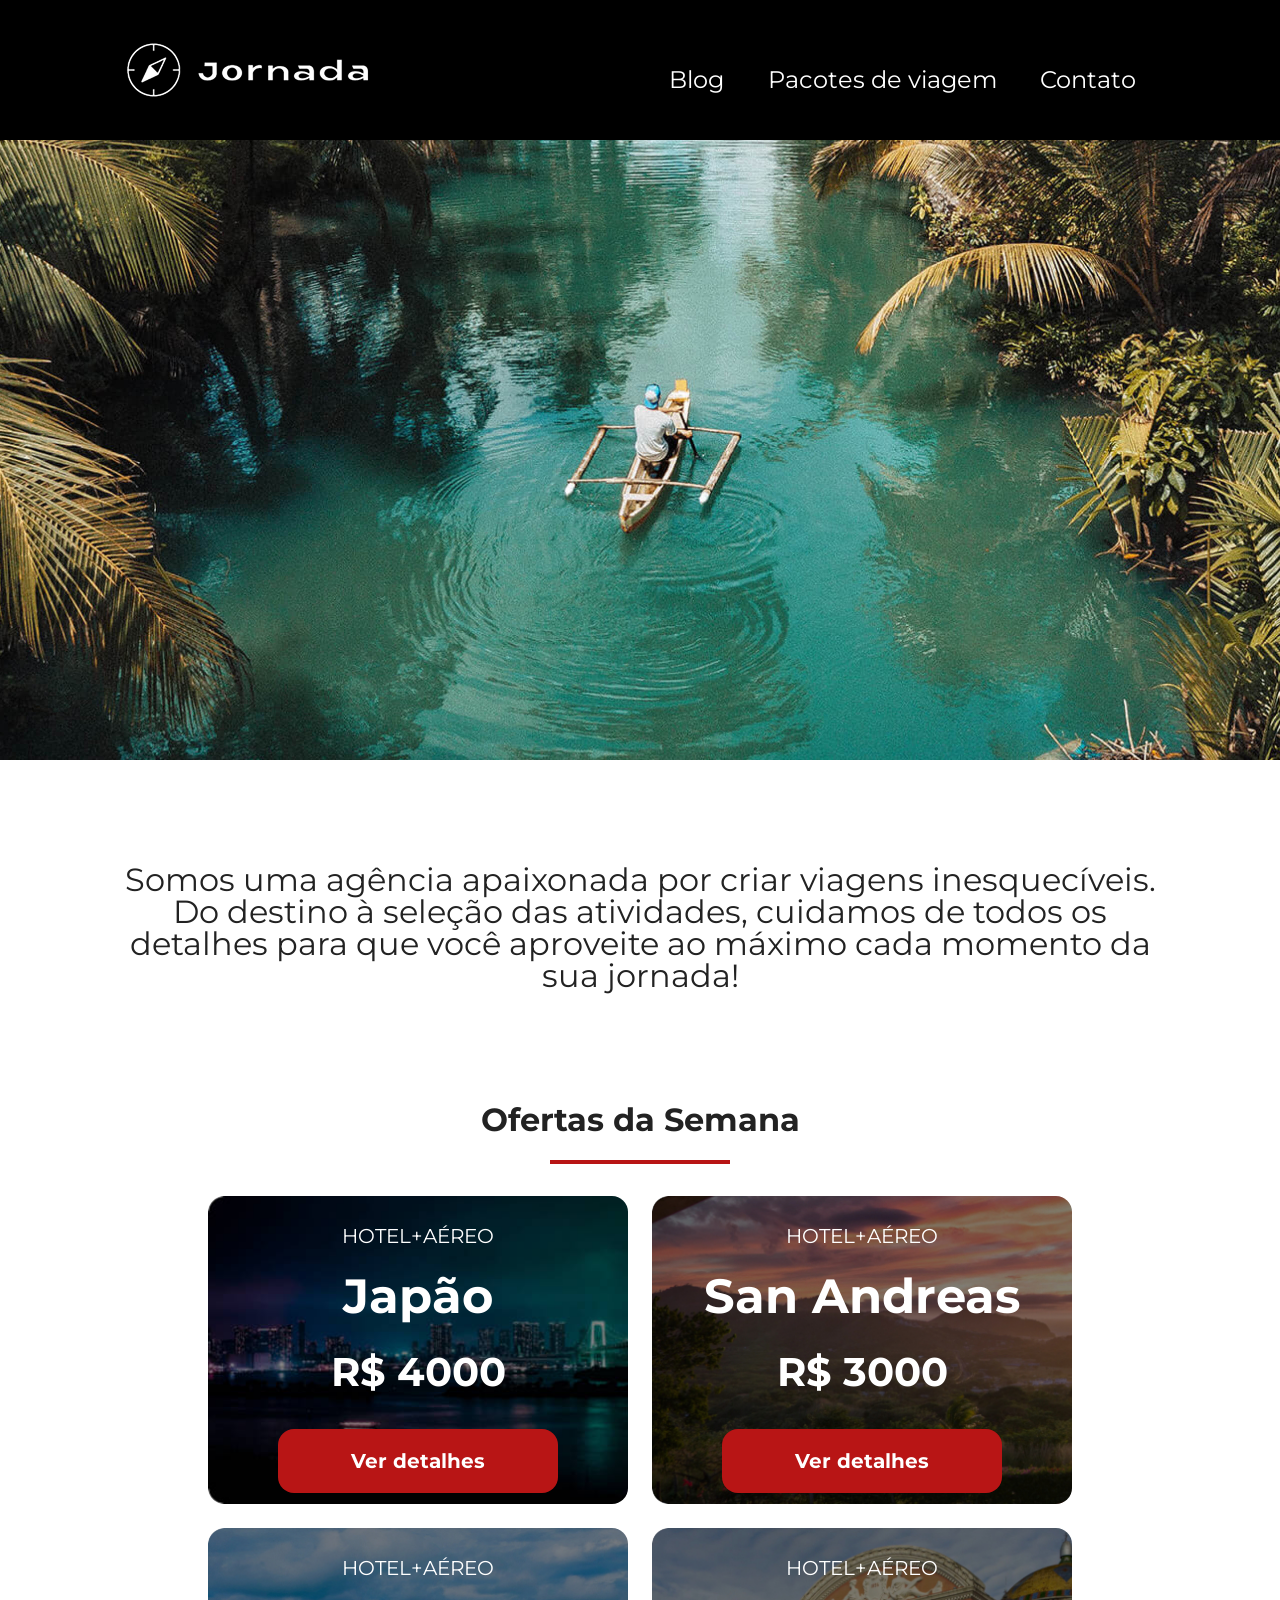
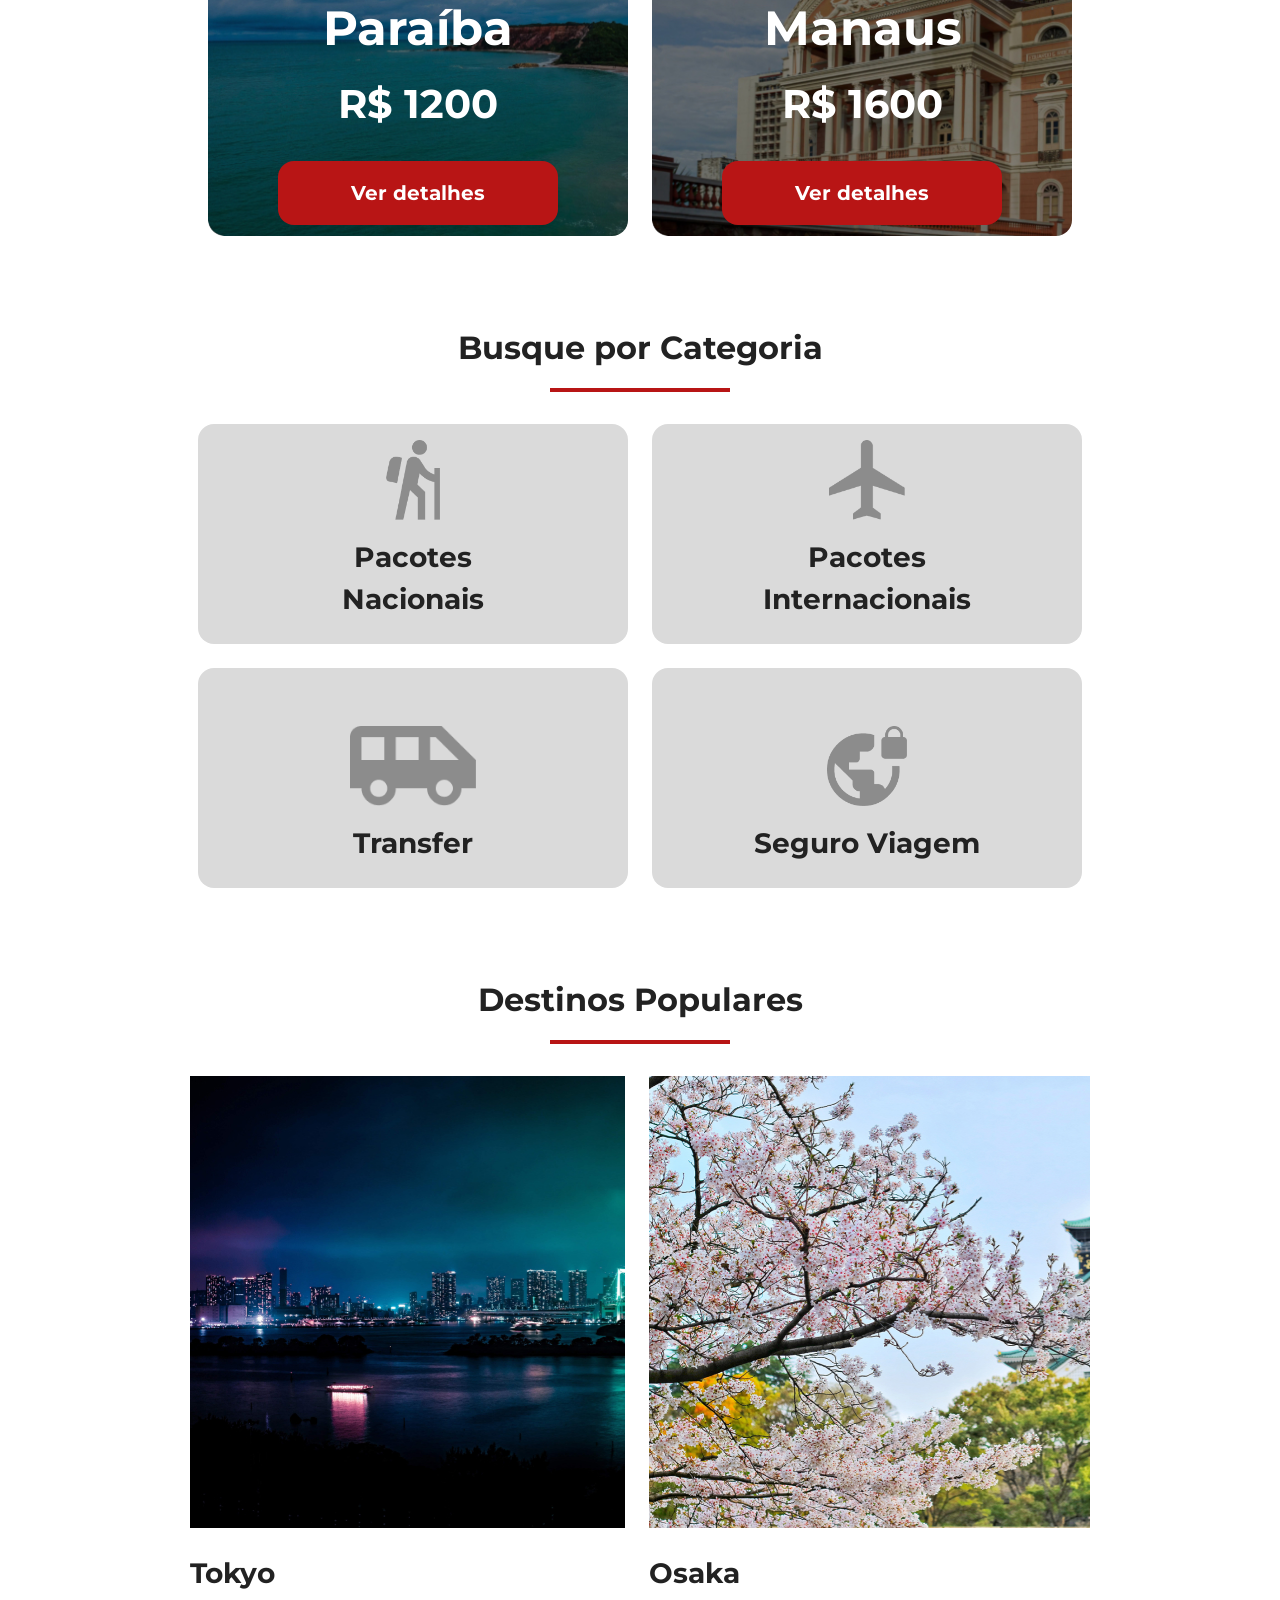
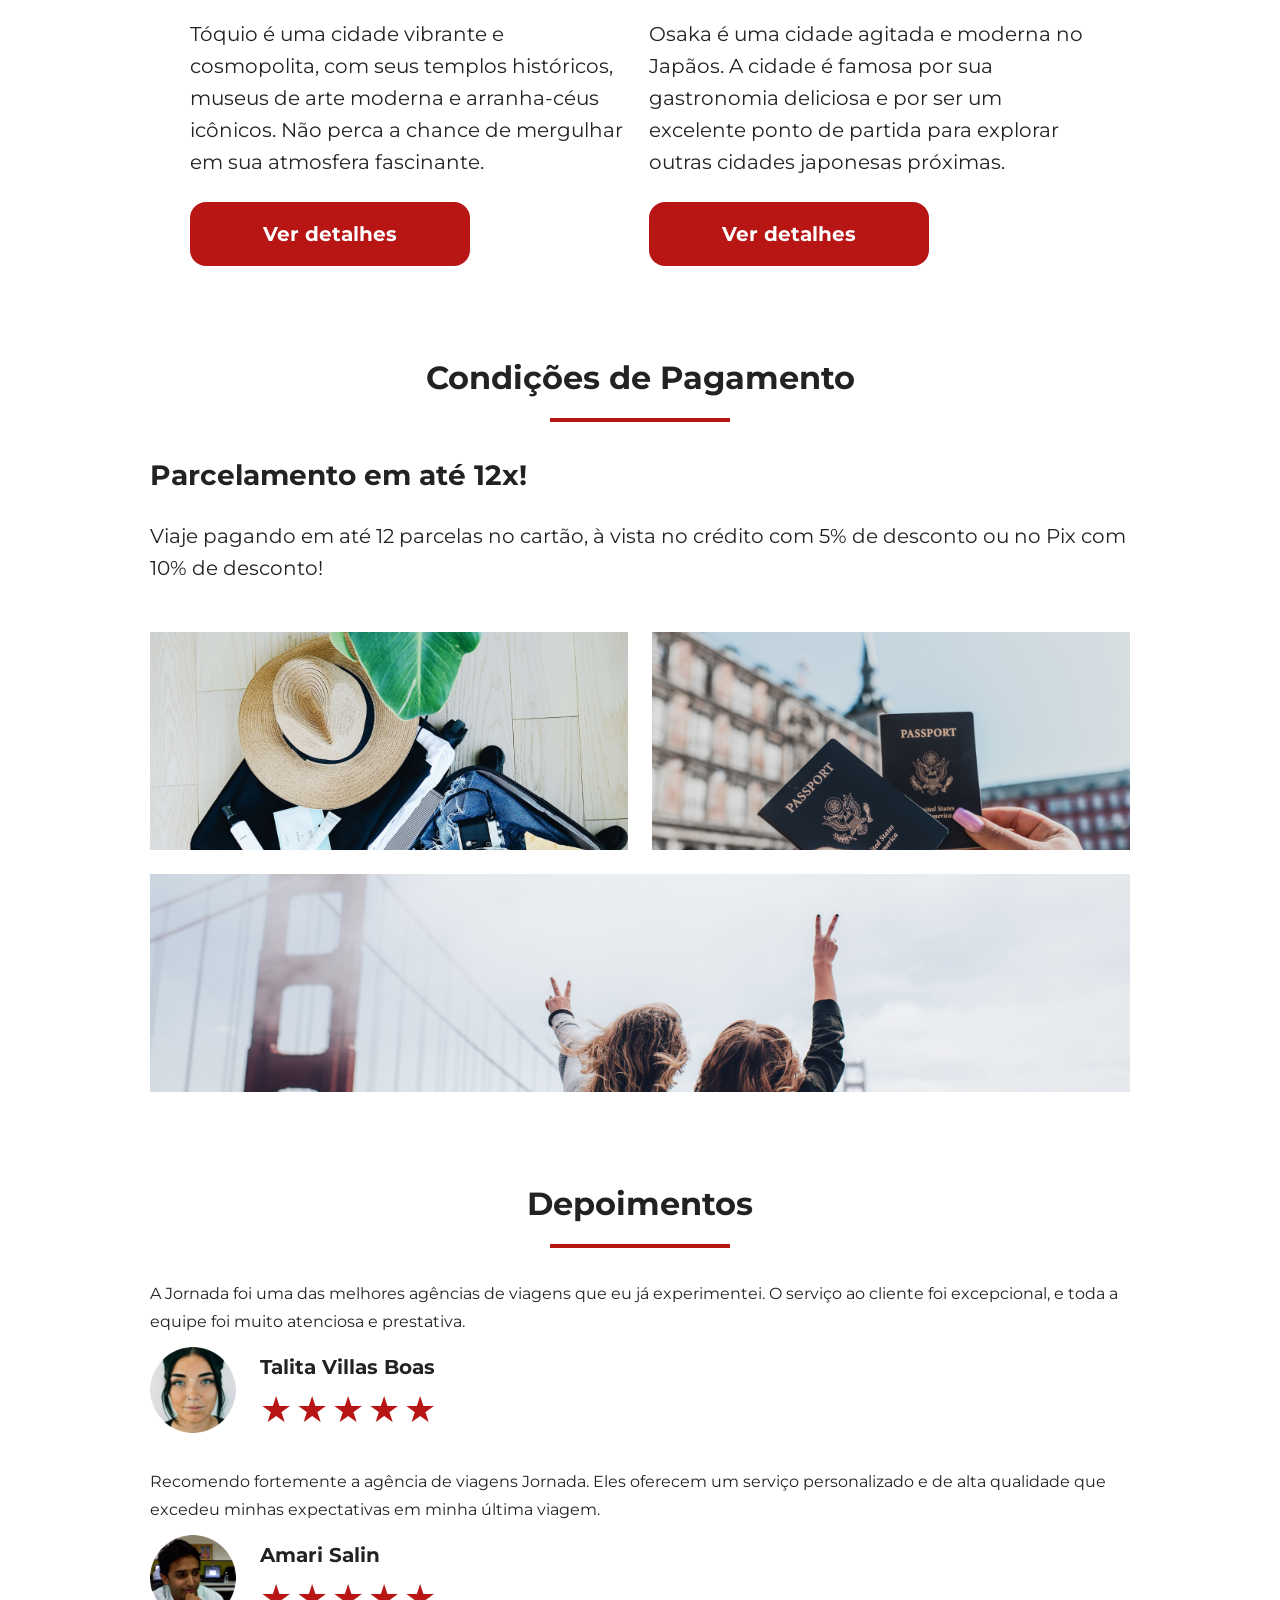
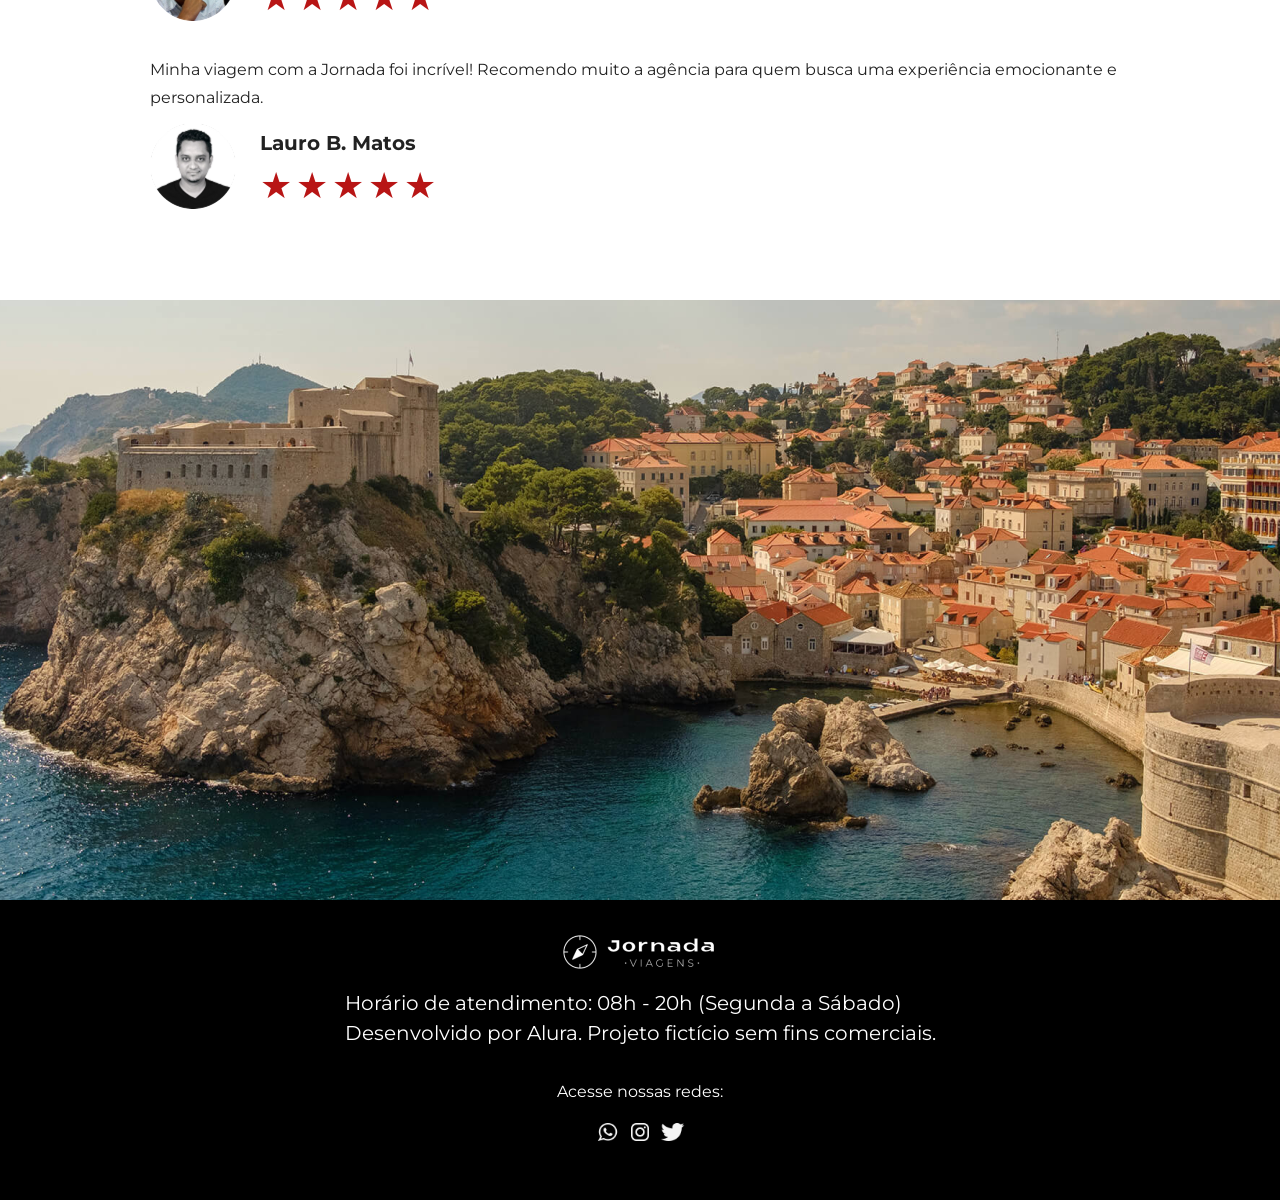
<file: index.html>
<!DOCTYPE html>
<html lang="pt-br">
<head>
    <meta charset="UTF-8">
    <meta name="viewport" content="width=device-width, initial-scale=1.0">
    <meta name="description" content="Jornada Viagens, uma agência apaixonada por criar viagens inesquecíveis"/>
    <meta name="title" content="Jornada Viagens">
    <meta name="og:description" content="Jornada Viagens, uma agência apaixonada por criar viagens inesquecíveis">
    <meta name="image" content="">
    <meta name="og:type" content="website">
    <meta name="url" content="">
    <link rel="stylesheet" href="/css/style.css">
    <title>Jornada Viagens</title>
    <link rel="icon" href="favico.svg" type="xml/svg" />
</head>
<body>
  
    <header class="main-header">
        <a class="logo" href="index.html" title="Volta ao início">
            <img
            src="/img/bussola branca.png"
            alt="Bussola do logo Jornada Viagens na cor branca."
            class="img-mobile">
            <img
            src="/img/bussola-texto-jornada-branco.png"
            alt="Bussola do logo Jornada Viagens na cor branca"
            class="img-desktop">
        </a>
        <div class="navigation-menu">
            <label for="menu">
                <img src="/img/burguer.png" alt="Menu"/>
            </label>
            <input type="checkbox" id="menu" hidden>
        <nav class="navm">
            <ul class="list-links">
                <li class=""><a href="blog.html" target="_blank" title="Segue para o blog">Blog</a></li>
                <li class=""><a href="pacotes.html" target="_blank" title="Segue para os pacotes de viagem">Pacotes de viagem</a></li>
                <li class=""><a href="contato.html" target="_blank" title="Segue para o blog" title="Segue para as informações de contato">Contato</a></li>
            </ul>  
        </nav>
        </div>        
    </header>
    <main>
    <section class="hero">
        <div class="hero-img"></div>
        <h2>Somos uma agência apaixonada por criar viagens inesquecíveis. Do destino à seleção das atividades, cuidamos de todos os detalhes para que você aproveite ao máximo cada momento da sua jornada!</h2>
    </section>

    <section class="offers">
        <div class="section-title">
            <h2>Ofertas da Semana</h2>
            <hr>
        </div>
        <div class="offers-cards">
            <article class="card japao">
                <header>
                    <p class="content-text">HOTEL+AÉREO</p>
                    <h3 class="content-title">Japão <br><span>R$ 4000</span></h3>
                </header>
                <footer>
                    <a href="#" class="button">Ver detalhes</a>
                </footer>
            </article>
            <article class="card san-andreas">
                <header>
                    <p class="content-text">HOTEL+AÉREO</p>
                    <h3 class="content-title">San Andreas <br><span>R$ 3000</span></h3>
                </header>
                <footer>
                    <a href="#" class="button">Ver detalhes</a>
                </footer>
            </article>
            <article class="card paraiba">
                <header>
                    <p class="content-text">HOTEL+AÉREO</p>
                    <h3 class="content-title">Paraíba <br><span>R$ 1200</span></h3>
                </header>
                <footer>
                    <a href="#" class="button">Ver detalhes</a>
                </footer>
            </article>
            <article class="card manaus">
                <header>
                    <p class="content-text">HOTEL+AÉREO</p>
                    <h3 class="content-title">Manaus <br><span>R$ 1600</span></h3>
                </header>
                <footer>
                    <a href="#" class="button">Ver detalhes</a>
                </footer>
            </article>
        </div>
    </section>

    <section class="categories">
      <div class="section-title">
        <h2>Busque por Categoria</h2>
        <hr />
      </div>
      <div class="categories-cards">
        <a class="card" href="#" target="_blank" title="Busque pela categoria Pacotes Nacionais">
          <img src="/img/icon-caminhada.png" alt="ícone cinza representando uma pessoa fazendo tracking" />
          <h3 class="content-title">Pacotes<br/> Nacionais
          </h3>
        </a>

        <a
          class="card" href="#" target="_blank" title="Busque pela categoria Pacotes Internacionais">
          <img src="/img/icon-aviao.png" alt="ícone cinza representando um avião"/>
          <h3 class="content-title">Pacotes <br/> Internacionais
          </h3>
        </a>

        <a class="card single-line transfer" href="#" target="_blank" title="Busque pela categoria Transfer">
          <img src="/img/icon-onibus.png" alt="ícone cinza representando um ônibus"/>
          <h3 class="content-title">Transfer</h3>
        </a>

        <a class="card single-line" href="#" target="_blank" title="Busque pela categoria Seguro Viagem">
          <img src="/img/icon-planeta.png" alt="ícone cinza representando o planeta terra com um cadeado"/>
          <h3 class="content-title">Seguro Viagem</h3>
        </a>
      </div>
    </section>

     <section class="destinations">
      <div class="section-title">
        <h2>Destinos Populares</h2>
        <hr />
      </div>
      <div class="destination-items">
        <article class="item tokyo">
          <header>
            <div class="img-item"></div>
            <h3 class="content-title">Tokyo</h3>
          </header>
          <p class="content-text">
            Tóquio é uma cidade vibrante e cosmopolita, com seus templos
            históricos, museus de arte moderna e arranha-céus icônicos. Não
            perca a chance de mergulhar em sua atmosfera fascinante.
          </p>
          <footer>
            <a
              href="#"
              class="button"
              target="_blank"
              title="Veja mais detalhes do destino Tokyo"
              >Ver detalhes</a
            >
          </footer>
        </article>
        <article class="item osaka">
          <header>
            <div class="img-item"></div>
            <h3 class="content-title">Osaka</h3>
          </header>
          <p class="content-text">
            Osaka é uma cidade agitada e moderna no Japãos. A cidade é famosa
            por sua gastronomia deliciosa e por ser um excelente ponto de
            partida para explorar outras cidades japonesas próximas.
          </p>
          <footer>
            <a
              href="#"
              class="button"
              target="_blank"
              title="Veja mais detalhes do destino Osaka"
              >Ver detalhes</a
            >
          </footer>
        </article>
      </div>
    </section>

    <section class="payments">
      <div class="section-title">
        <h2>Condições de Pagamento</h2>
        <hr />
      </div>
      <div class="content-container">
        <div class="text-content">
          <h3 class="content-title">Parcelamento em até 12x!</h3>
          <p class="content-text">
            Viaje pagando em até 12 parcelas no cartão, à vista no crédito com
            5% de desconto ou no Pix com 10% de desconto!
          </p>
        </div>
        <div class="image-gallery">
          <div class="image first"></div>
          <div class="image second"></div>
          <div class="image third colspan-2"></div>
        </div>
      </div>
    </section>

    <section class="testimonial">
      <div class="section-title">
        <h2>Depoimentos</h2>
        <hr/>
      </div>

      <div class="testimonial-conteiner">
        <article>
          <header>
            <p>A Jornada foi uma das melhores agências de viagens que eu já experimentei. O serviço ao cliente foi excepcional, e toda a equipe foi muito atenciosa e prestativa.</p>
          </header>
          <footer>
            <img src="/img/avatar-talita.png" alt="Imagem de perfil da cliente Talita Villas Boas">
            <div class="profile-content Talita">
              <h3>Talita Villas Boas</h3>
              <div class="rating">
                <span class="star">★</span>
                <span class="star">★</span>
                <span class="star">★</span>
                <span class="star">★</span>
                <span class="star">★</span>
              </div>
            </div>
          </footer>
        </article>
        <article>
          <header>
            <p>Recomendo fortemente a agência de viagens Jornada. Eles oferecem um serviço personalizado e de alta qualidade que excedeu minhas expectativas em minha última viagem.</p>
          </header>
          <footer>
            <img src="/img/avatar-amari.png" alt="Imagem de perfil do cliente Amari Salin">
            <div class="profile-content Amari">
              <h3>Amari Salin</h3>
              <div class="rating">
                <span class="star">★</span>
                <span class="star">★</span>
                <span class="star">★</span>
                <span class="star">★</span>
                <span class="star">★</span>
              </div>
            </div>
          </footer>
        </article>
        <article>
          <header>
            <p>Minha viagem com a Jornada foi incrível! Recomendo muito a agência para quem busca uma experiência emocionante e personalizada.</p>
          </header>
          <footer>
            <img src="/img/avatar-lauro.png" alt="Imagem de perfil do cliente Lauro B. Matos">
            <div class="profile-content Lauro">
              <h3>Lauro B. Matos</h3>
              <div class="rating">
                <span class="star">★</span>
                <span class="star">★</span>
                <span class="star">★</span>
                <span class="star">★</span>
                <span class="star">★</span>
              </div>
            </div>
          </footer>
        </article>
      </div>
    </section>

    <section class="pre-footer">
        <div class="pre-footer-img"></div>
    </section>

</main>

    <footer class="main-footer">
      <div class="footer-content">
        <img class="footer-img" src="img/logo footer.png" alt="Logo Jornada Viagens">
        <div class="footer-content-p">
          <p>Horário de atendimento: 08h - 20h (Segunda a Sábado)</p>
          <p>Desenvolvido por Alura. Projeto fictício sem fins comerciais.</p>
        </div>
      </div>
      <div class="footer-redes">
          <p>Acesse nossas redes:</p>
          <div class="footer-redes-img-conteiner">
            <a href="#" target="_blank" title="Acesse o WhatsApp da Jornada Viagens">
              <img class="footer-redes-img" src="img/whatsapp.png" alt="Ícone do WhatsApp na Cor branca">
            </a>
            <a href="#" target="_blank" title="Acesse o Instagram da Jornada Viagens">
              <img class="footer-redes-img" src="img/insta.png" alt="Ícone do Instagram na Cor branca">
            </a>
            <a href="#" target="_blank" title="Acesse o Twitter da Jornada Viagens">
              <img class="footer-redes-img twiter" src="img/twitter.png" alt="Ícone do Twitter na Cor branca">
            </a>
          </div>
        </div>
    </footer>

</body>
</html>
</file>
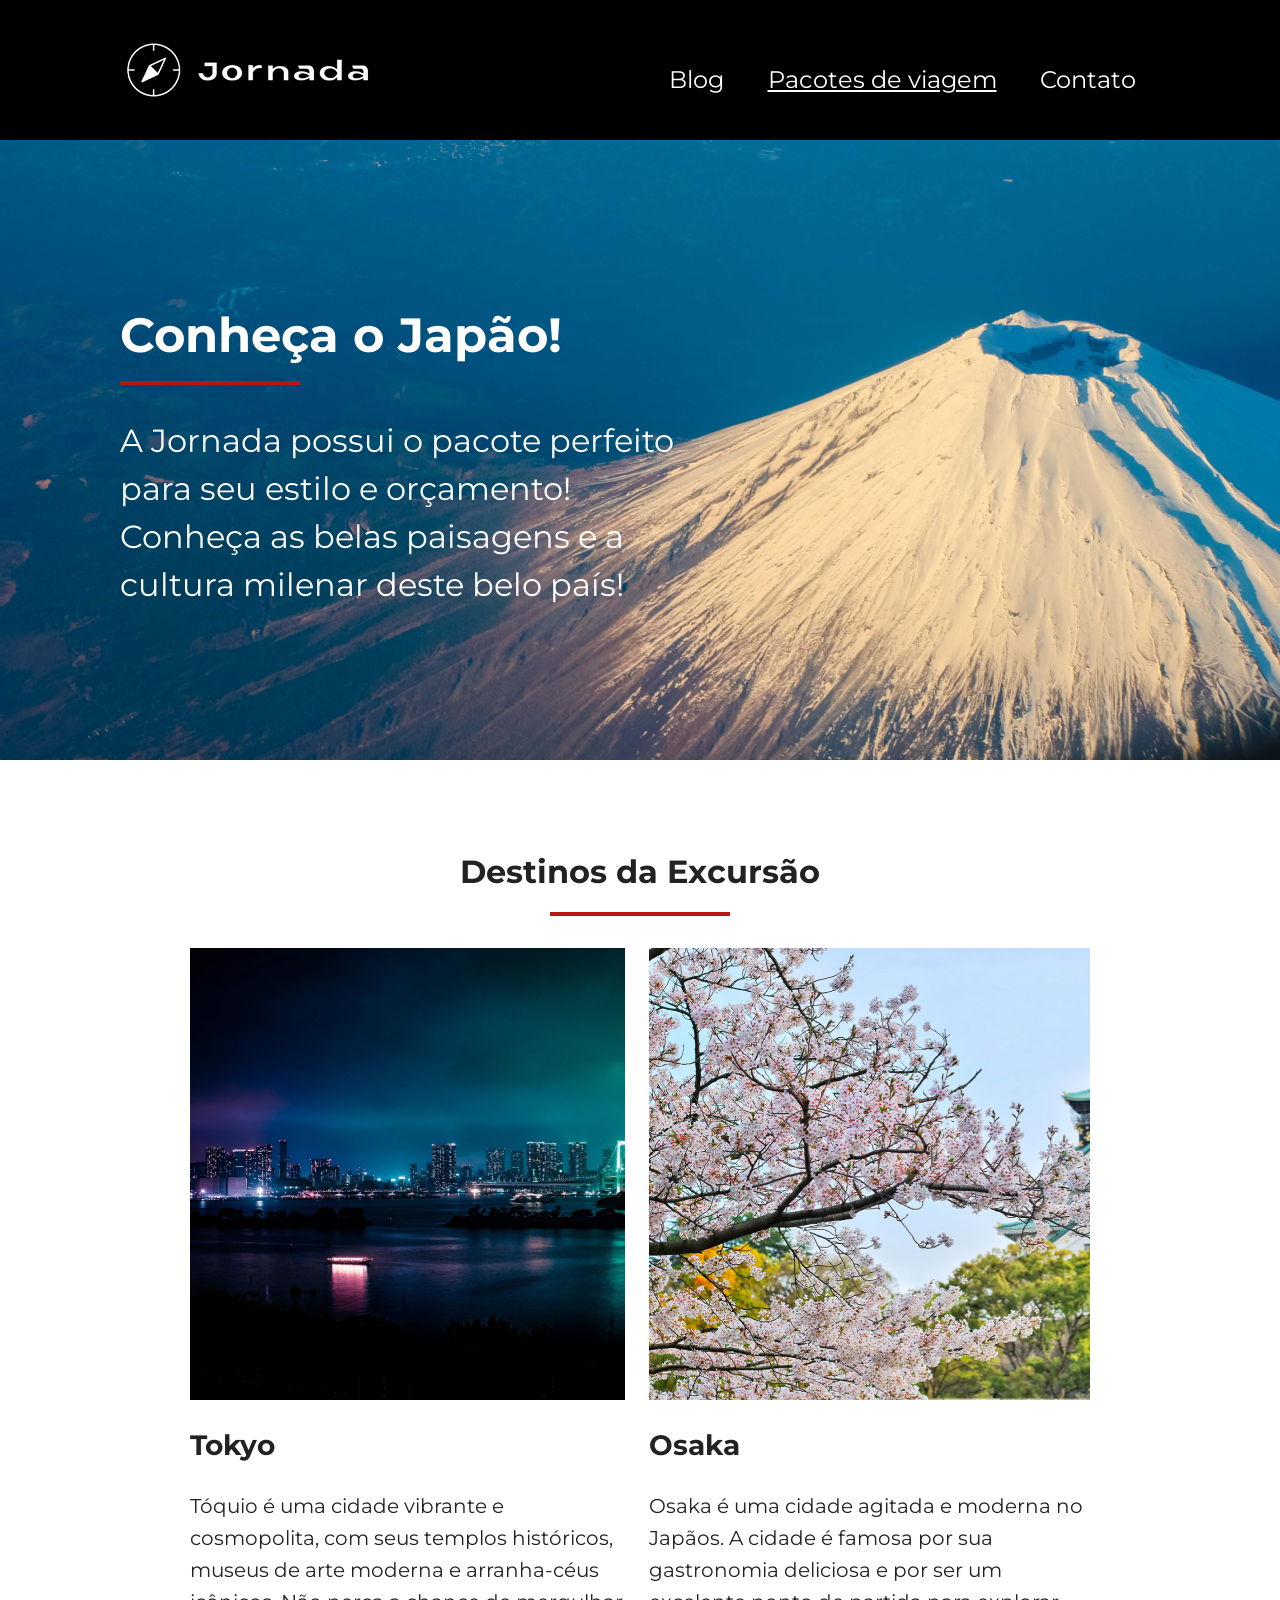
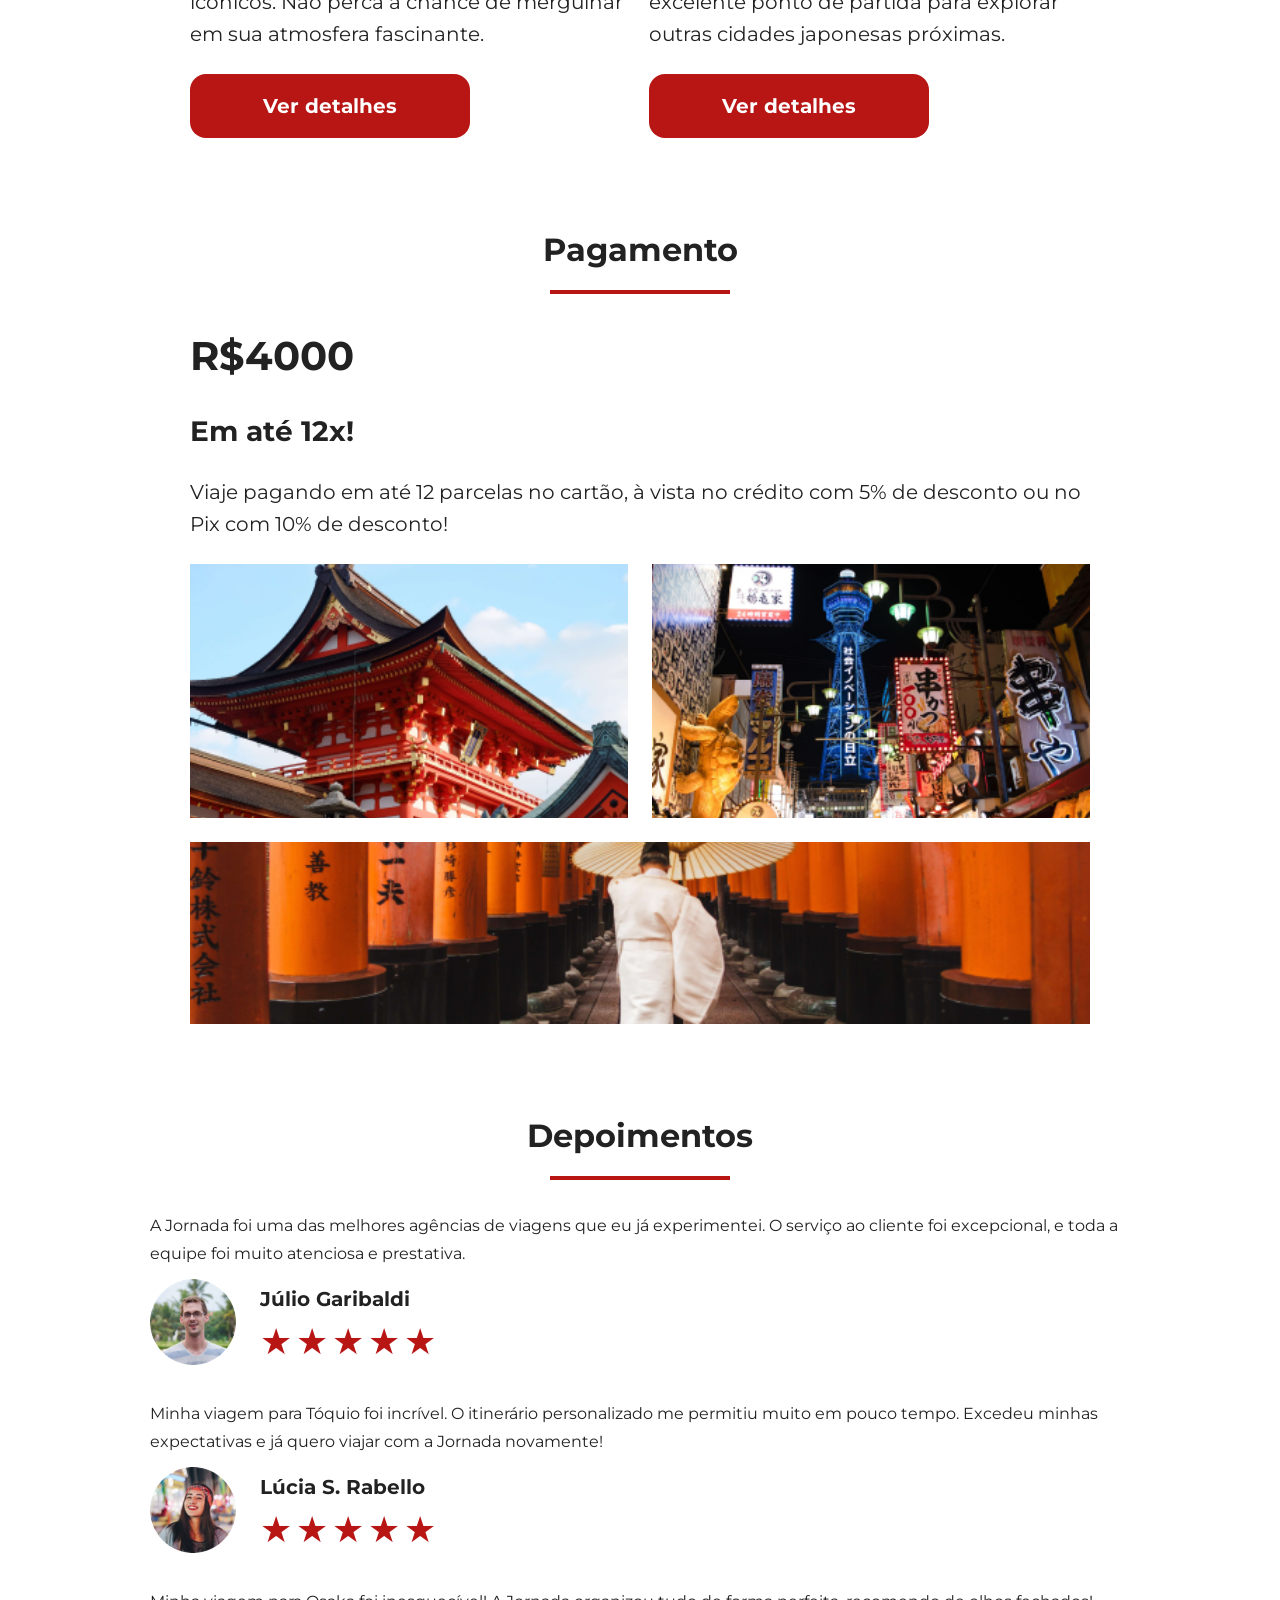
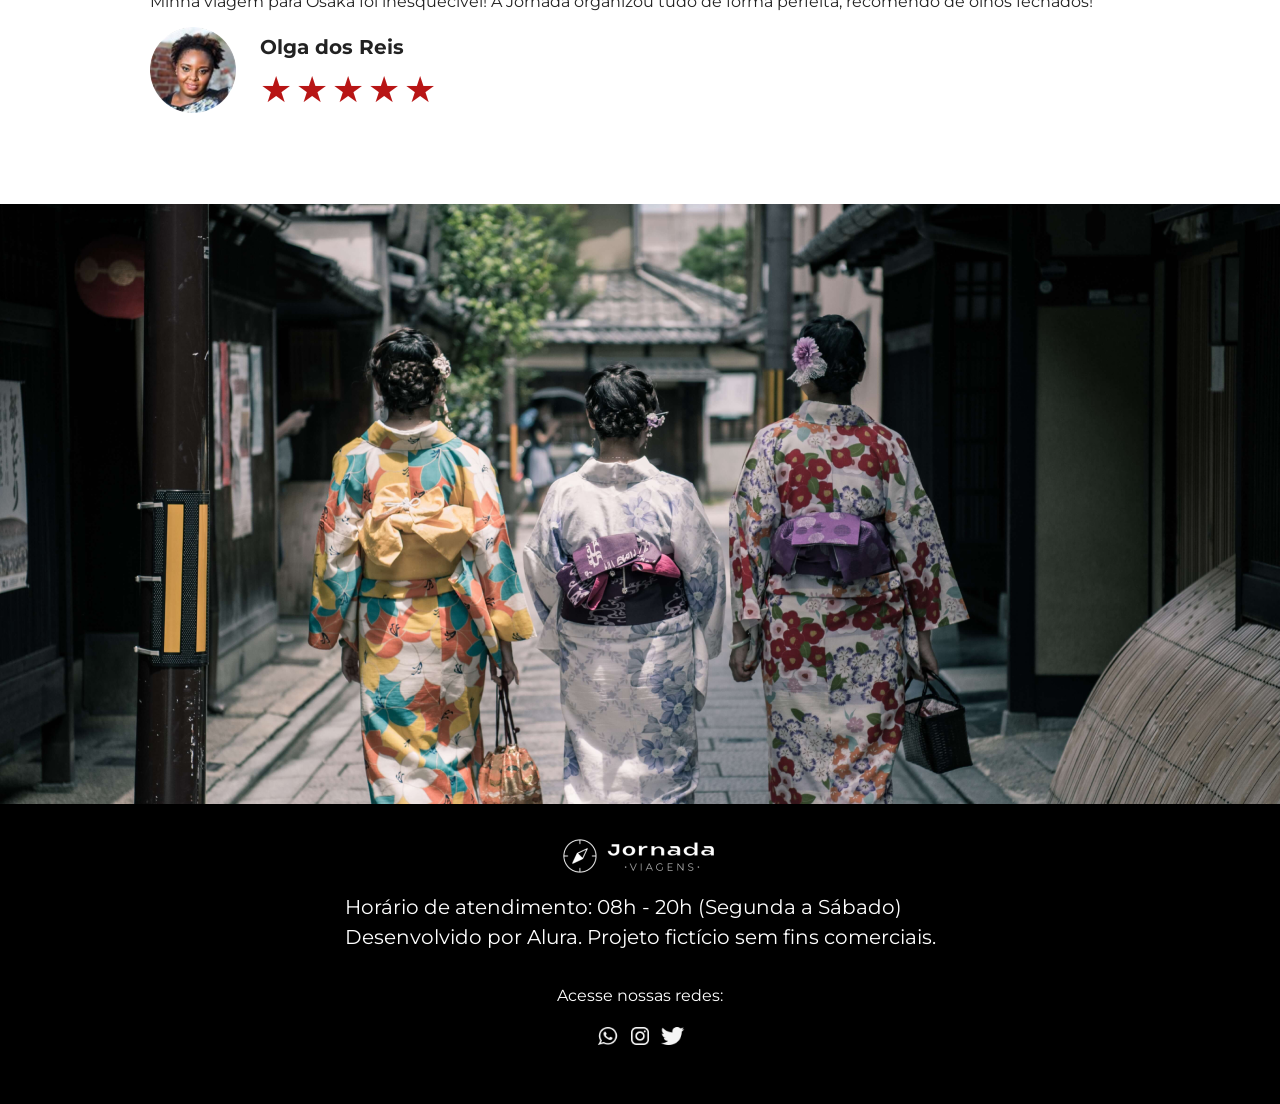
<file: pacotes.html>
<!DOCTYPE html>
<html lang="pt-br">
<head>
    <meta charset="UTF-8">
    <meta name="viewport" content="width=device-width, initial-scale=1.0">
    <link rel="stylesheet" href="/css/style.css">
    <title>Jornada Viagens - Pacotes de Viagens</title>
    <link rel="icon" href="favico.svg" type="xml/svg" />
</head>
<body>
    <header class="main-header">
        <a class="logo" href="index.html" title="Volta ao início">
            <img
            src="/img/bussola branca.png"
            alt="Bussola do logo Jornada Viagens na cor branca."
            class="img-mobile">
            <img
            src="/img/bussola-texto-jornada-branco.png"
            alt="Bussola do logo Jornada Viagens na cor branca"
            class="img-desktop">
        </a>
        <div class="navigation-menu">
            <label for="menu">
                <img src="/img/burguer.png" alt="Menu"/>
            </label>
            <input type="checkbox" id="menu" hidden>
        <nav class="navm">
            <ul class="list-links">
                <li class=""><a href="blog.html" target="_blank" title="Segue para o blog">Blog</a></li>
                <li class=""><a href="#" target="_blank" title="Segue para os pacotes de viagem"><u>Pacotes de viagem</u></a></li>
                <li class=""><a href="contato.html" target="_blank" title="Segue para o blog" title="Segue para as informações de contato">Contato</a></li>
            </ul>  
        </nav>
        </div>
    </header>
    <main class="pcts">
        <section class="hero">
        <div class="hero-img">
            <div class="text-content-hero-pcts">
                <h1>Conheça o Japão!</h1>
                <hr>
                <p>A Jornada possui o pacote perfeito para seu estilo e orçamento! Conheça as belas paisagens e a  cultura milenar deste belo país!</p>
            </div>
        </div>
        </section>

        <section class="destinations">
      <div class="section-title">
        <h2>Destinos da Excursão</h2>
        <hr />
      </div>
      <div class="destination-items">
        <article class="item tokyo">
          <header>
            <div class="img-item"></div>
            <h3 class="content-title">Tokyo</h3>
          </header>
          <p class="content-text">
            Tóquio é uma cidade vibrante e cosmopolita, com seus templos
            históricos, museus de arte moderna e arranha-céus icônicos. Não
            perca a chance de mergulhar em sua atmosfera fascinante.
          </p>
          <footer>
            <a
              href="#"
              class="button"
              target="_blank"
              title="Veja mais detalhes do destino Tokyo"
              >Ver detalhes</a
            >
          </footer>
        </article>
        <article class="item osaka">
          <header>
            <div class="img-item"></div>
            <h3 class="content-title">Osaka</h3>
          </header>
          <p class="content-text">
            Osaka é uma cidade agitada e moderna no Japãos. A cidade é famosa
            por sua gastronomia deliciosa e por ser um excelente ponto de
            partida para explorar outras cidades japonesas próximas.
          </p>
          <footer>
            <a
              href="#"
              class="button"
              target="_blank"
              title="Veja mais detalhes do destino Osaka"
              >Ver detalhes</a
            >
          </footer>
        </article>
      </div>
    </section>

    <section class="destinations payment">

        <div class="section-title">
            <h2>Pagamento</h2>
            <hr/>
        </div>
        <div class="payment-container">
            <article class="item">
                <h2 class="preco">R$4000</h2>
                <header>
                    <h3 class="content-title">Em até 12x!</h3>
                </header>        
                <p class="content-text">
                    Viaje pagando em até 12 parcelas no cartão, à vista no crédito com 5% de desconto ou no Pix com 10% de desconto! 
                </p>
                <footer>
                    <a
                    href="#"
                    class="button"
                    target="_blank"
                    title="Veja mais detalhes do pagamento">
                        Ver detalhes
                    </a>
                </footer>
            </article>

            <div class="pcts-image-gallery">
                <div class="image first"></div>
                <div class="image second"></div>
                <div class="image third colspan-2"></div>
            </div>
        </div>
    </section>

    <section class="testimonial">
      <div class="section-title">
        <h2>Depoimentos</h2>
        <hr/>
      </div>

      <div class="testimonial-conteiner">
        <article>
          <header>
            <p>A Jornada foi uma das melhores agências de viagens que eu já experimentei. O serviço ao cliente foi excepcional, e toda a equipe foi muito atenciosa e prestativa.</p>
          </header>
          <footer>
            <img src="/img/avatar-julio.png" alt="Imagem de perfil do cliente Júlio Garibaldi">
            <div class="profile-content">
              <h3>Júlio Garibaldi</h3>
              <div class="rating">
                <span class="star">★</span>
                <span class="star">★</span>
                <span class="star">★</span>
                <span class="star">★</span>
                <span class="star">★</span>
              </div>
            </div>
          </footer>
        </article>
        <article>
          <header>
            <p>Minha viagem para Tóquio foi incrível. O itinerário personalizado me permitiu muito em pouco tempo. Excedeu minhas expectativas e já quero viajar com a Jornada novamente!</p>
          </header>
          <footer>
            <img src="/img/avatar-lucia.png" alt="Imagem de perfil da cliente Lúcia S. Rabello">
            <div class="profile-content">
              <h3>Lúcia S. Rabello</h3>
              <div class="rating">
                <span class="star">★</span>
                <span class="star">★</span>
                <span class="star">★</span>
                <span class="star">★</span>
                <span class="star">★</span>
              </div>
            </div>
          </footer>
        </article>
        <article>
          <header>
            <p>Minha viagem para Osaka foi inesquecível! A Jornada organizou tudo de forma perfeita, recomendo de olhos fechados!</p>
          </header>
          <footer>
            <img src="/img/avatar-olga.png" alt="Imagem de perfil da cliente Olga dos Reis">
            <div class="profile-content Lauro">
              <h3>Olga dos Reis</h3>
              <div class="rating">
                <span class="star">★</span>
                <span class="star">★</span>
                <span class="star">★</span>
                <span class="star">★</span>
                <span class="star">★</span>
              </div>
            </div>
          </footer>
        </article>
      </div>
    </section>

    <section class="pre-footer">
        <div class="pre-footer-img"></div>
    </section>
    
    </main>
    <footer class="main-footer">
      <div class="footer-content">
        <img class="footer-img" src="img/logo footer.png" alt="Logo Jornada Viagens">
        <div class="footer-content-p">
          <p>Horário de atendimento: 08h - 20h (Segunda a Sábado)</p>
          <p>Desenvolvido por Alura. Projeto fictício sem fins comerciais.</p>
        </div>
      </div>
      <div class="footer-redes">
          <p>Acesse nossas redes:</p>
          <div class="footer-redes-img-conteiner">
            <a href="#" target="_blank" title="Acesse o WhatsApp da Jornada Viagens">
              <img class="footer-redes-img" src="img/whatsapp.png" alt="Ícone do WhatsApp na Cor branca">
            </a>
            <a href="#" target="_blank" title="Acesse o Instagram da Jornada Viagens">
              <img class="footer-redes-img" src="img/insta.png" alt="Ícone do Instagram na Cor branca">
            </a>
            <a href="#" target="_blank" title="Acesse o Twitter da Jornada Viagens">
              <img class="footer-redes-img twiter" src="img/twitter.png" alt="Ícone do Twitter na Cor branca">
            </a>
          </div>
        </div>
    </footer>
</body>
</html>
</file>
<file: css/style.css>
@import url(global.css);
@import url(header.css);
@import url(hero.css);
@import url(offers.css);
@import url(categories.css);
@import url(destinations.css);
@import url(payments.css);
@import url(testimonials.css);
@import url(pre-footer.css);
@import url(footer.css);
@import url(hero-pcts.css);
@import url(pcts-image-gallery.css);
@import url(pcts-pre-footer.css);
</file>
